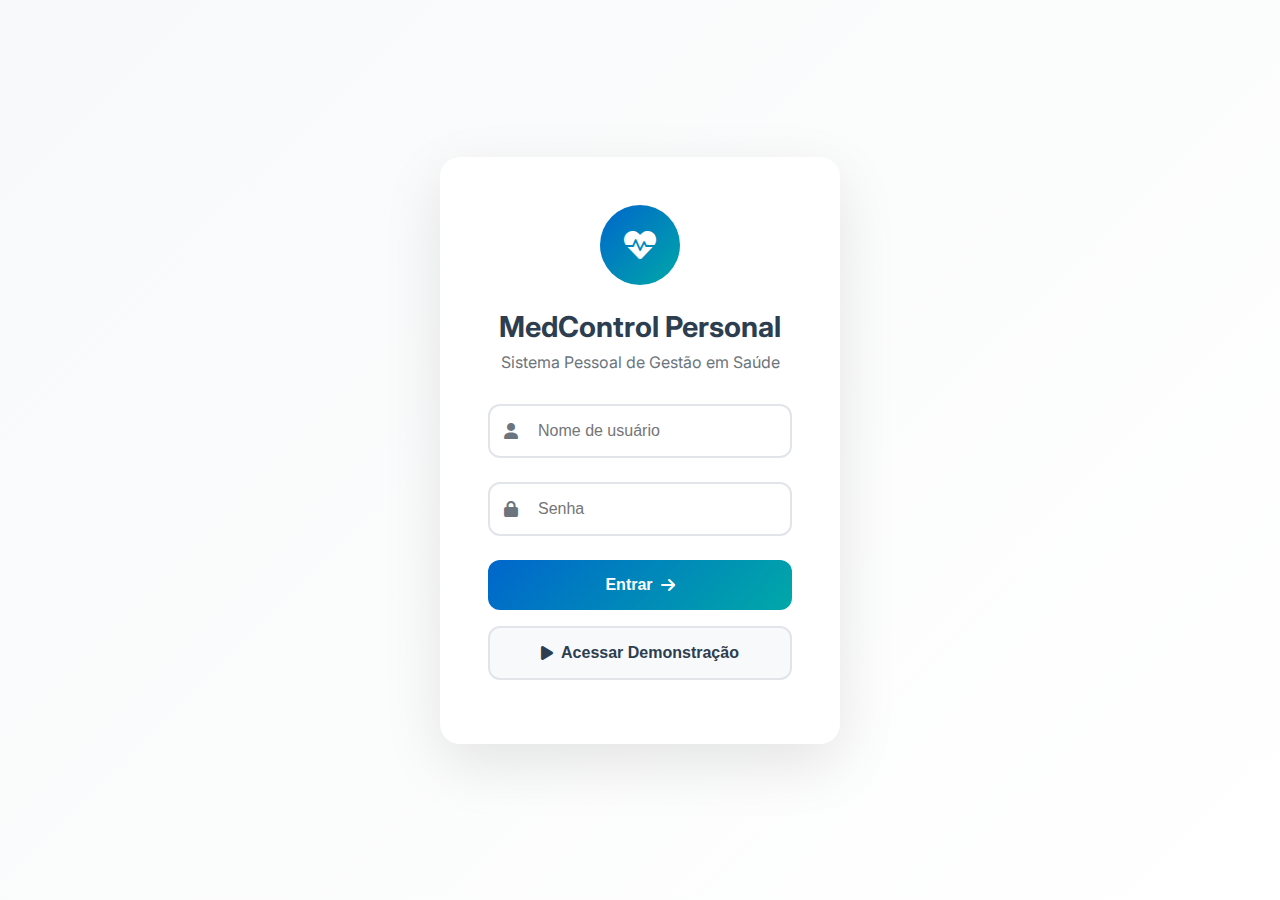
<file: index.html>
<!DOCTYPE html>
<html lang="pt-BR">
<head>
    <meta charset="UTF-8">
    <meta name="viewport" content="width=device-width, initial-scale=1.0">
    <title>MedControl Personal - Login</title>
    <link href="https://fonts.googleapis.com/css2?family=Inter:wght@400;500;600;700&display=swap" rel="stylesheet">
    <link rel="stylesheet" href="login-styles.css">
    <link href="https://cdnjs.cloudflare.com/ajax/libs/font-awesome/6.0.0/css/all.min.css" rel="stylesheet">
</head>
<body>
    <div class="login-container">
        <div class="login-card">
            <div class="login-header">
                <div class="logo">
                    <i class="fas fa-heartbeat"></i>
                </div>
                <h1>MedControl Personal</h1>
                <p>Sistema Pessoal de Gestão em Saúde</p>
            </div>
            
            <form id="login-form" class="login-form">
                <div class="form-group">
                    <div class="input-container">
                        <i class="fas fa-user input-icon"></i>
                        <input type="text" id="username" placeholder="Nome de usuário" required>
                    </div>
                </div>
                
                <div class="form-group">
                    <div class="input-container">
                        <i class="fas fa-lock input-icon"></i>
                        <input type="password" id="password" placeholder="Senha" required>
                    </div>
                </div>
                
                <button type="submit" class="login-btn">
                    <span class="btn-text">Entrar</span>
                    <i class="fas fa-arrow-right btn-icon"></i>
                </button>
                
                <button type="button" class="demo-btn" onclick="loginAsDemo()">
                    <i class="fas fa-play"></i>
                    Acessar Demonstração
                </button>
            </form>
        </div>
    </div>
    
    <script src="login-script.js"></script>
</body>
</html>
</file>
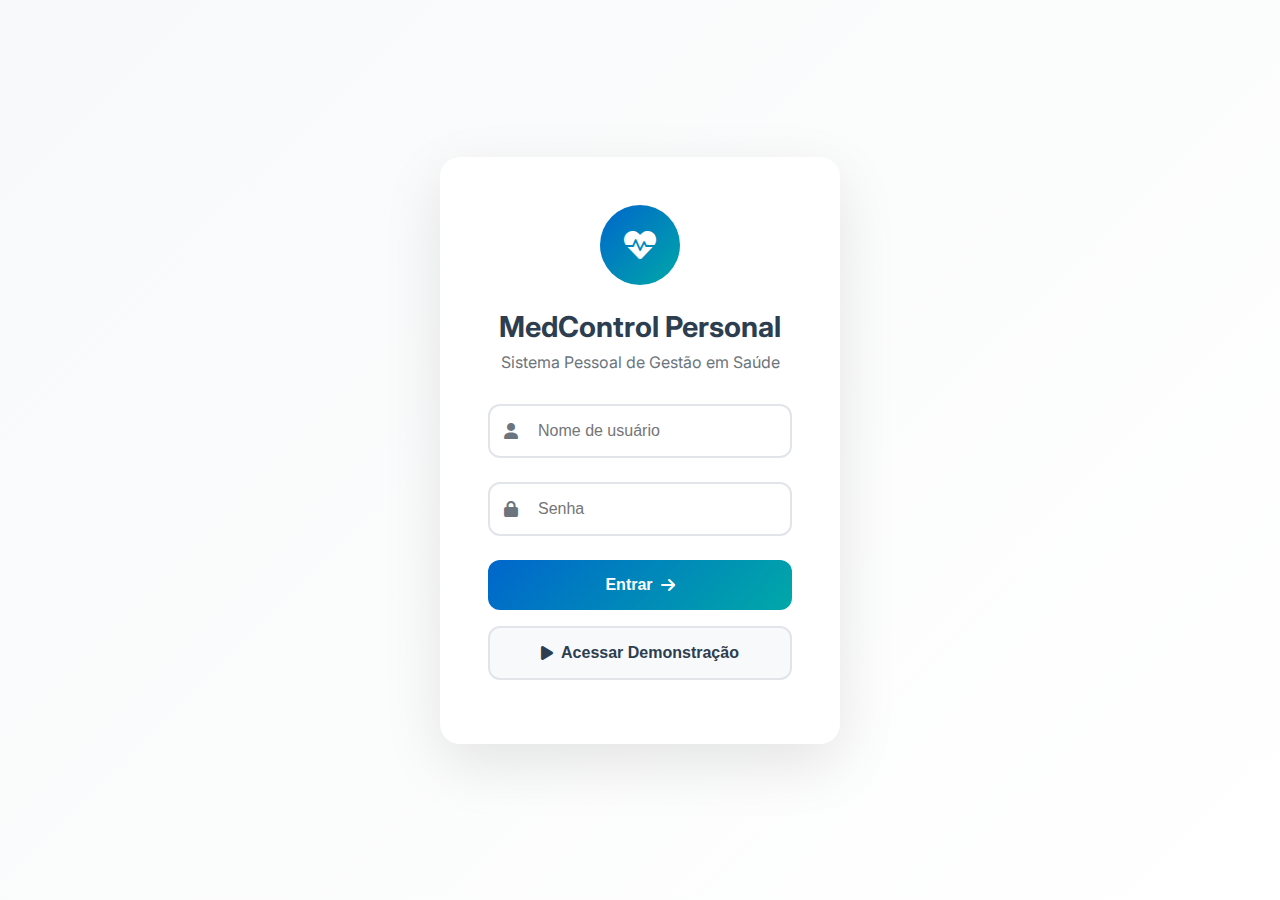
<file: dashboard.html>
<!DOCTYPE html>
<html lang="pt-BR">
<head>
    <meta charset="UTF-8">
    <meta name="viewport" content="width=device-width, initial-scale=1.0">
    <title>Dashboard - MedControl Personal</title>
    <link href="https://fonts.googleapis.com/css2?family=Inter:wght@400;500;600;700&display=swap" rel="stylesheet">
    <link rel="stylesheet" href="styles.css">
    <link href="https://cdnjs.cloudflare.com/ajax/libs/font-awesome/6.0.0/css/all.min.css" rel="stylesheet">
</head>
<body>
    <div class="container">
        <header>
            <div class="header-content">
                <div class="header-left">
                    <div class="header-logo">
                        <i class="fas fa-heartbeat"></i>
                    </div>
                    <div class="header-text">
                        <h1>MedControl Personal</h1>
                        <p>Sistema Pessoal de Gestão em Saúde</p>
                    </div>
                </div>
                <div class="header-right">
                    <div class="user-badge">
                        <div class="user-avatar">
                            <i class="fas fa-user"></i>
                        </div>
                        <span id="user-name">Minha Conta</span>
                    </div>
                    <button class="back-to-login-btn" onclick="goToLogin()">
                        <i class="fas fa-sign-out-alt"></i>
                        <span>Sair</span>
                    </button>
                </div>
            </div>
        </header>

        <div class="main-layout">
            <div class="sidebar">
                <nav class="tabs">
                    <button class="tab-button active" onclick="showTab('dashboard')">
                        <i class="fas fa-chart-line"></i>
                        <span>Dashboard</span>
                    </button>
                    <button class="tab-button" onclick="showTab('exames')">
                        <i class="fas fa-file-medical-alt"></i>
                        <span>Exames</span>
                    </button>
                    <button class="tab-button" onclick="showTab('medicamentos')">
                        <i class="fas fa-pills"></i>
                        <span>Medicamentos</span>
                    </button>
                    <button class="tab-button" onclick="showTab('vacinas')">
                        <i class="fas fa-syringe"></i>
                        <span>Vacinas</span>
                    </button>
                    <button class="tab-button" onclick="showTab('dentista')">
                        <i class="fas fa-tooth"></i>
                        <span>Dentista</span>
                    </button>
                </nav>
            </div>

            <div class="content">
                <!-- Dashboard Tab -->
                <div id="dashboard" class="tab-content active">
                    <div class="page-header">
                        <h2>Dashboard</h2>
                        <p>Visão geral da sua saúde</p>
                    </div>
                    
                    <div class="stats-grid">
                        <div class="stat-card">
                            <div class="stat-icon">
                                <i class="fas fa-file-medical-alt"></i>
                            </div>
                            <div class="stat-info">
                                <h3 id="total-exames">0</h3>
                                <p>Exames Realizados</p>
                            </div>
                        </div>
                        
                        <div class="stat-card">
                            <div class="stat-icon">
                                <i class="fas fa-pills"></i>
                            </div>
                            <div class="stat-info">
                                <h3 id="total-medicamentos">0</h3>
                                <p>Medicamentos Ativos</p>
                            </div>
                        </div>
                        
                        <div class="stat-card">
                            <div class="stat-icon">
                                <i class="fas fa-syringe"></i>
                            </div>
                            <div class="stat-info">
                                <h3 id="total-vacinas">0</h3>
                                <p>Vacinas Aplicadas</p>
                            </div>
                        </div>
                        
                        <div class="stat-card">
                            <div class="stat-icon">
                                <i class="fas fa-tooth"></i>
                            </div>
                            <div class="stat-info">
                                <h3 id="total-consultas">0</h3>
                                <p>Consultas Odontológicas</p>
                            </div>
                        </div>
                    </div>
                </div>

                <!-- Exames Tab -->
                <div id="exames" class="tab-content">
                    <div class="page-header">
                        <h2>Controle de Exames</h2>
                        <button class="btn-primary" onclick="openExamModal()">
                            <i class="fas fa-plus"></i>
                            Adicionar Exame
                        </button>
                    </div>
                    
                    <div class="table-container">
                        <table id="exames-table">
                            <thead>
                                <tr>
                                    <th>Nome do Exame</th>
                                    <th>Data</th>
                                    <th>Médico</th>
                                    <th>Status</th>
                                    <th>Ações</th>
                                </tr>
                            </thead>
                            <tbody></tbody>
                        </table>
                    </div>
                </div>

                <!-- Medicamentos Tab -->
                <div id="medicamentos" class="tab-content">
                    <div class="page-header">
                        <h2>Controle de Medicamentos</h2>
                        <button class="btn-primary" onclick="openMedicationModal()">
                            <i class="fas fa-plus"></i>
                            Adicionar Medicamento
                        </button>
                    </div>
                    
                    <div class="medications-grid" id="medications-grid">
                        <!-- Medicamentos serão carregados aqui -->
                    </div>
                </div>

                <!-- Vacinas Tab -->
                <div id="vacinas" class="tab-content">
                    <div class="page-header">
                        <h2>Controle de Vacinação</h2>
                        <button class="btn-primary" onclick="openVaccineModal()">
                            <i class="fas fa-plus"></i>
                            Adicionar Vacina
                        </button>
                    </div>
                    
                    <div class="table-container">
                        <table id="vacinas-table">
                            <thead>
                                <tr>
                                    <th>Vacina</th>
                                    <th>Data</th>
                                    <th>Dose</th>
                                    <th>Local</th>
                                    <th>Ações</th>
                                </tr>
                            </thead>
                            <tbody></tbody>
                        </table>
                    </div>
                </div>

                <!-- Dentista Tab -->
                <div id="dentista" class="tab-content">
                    <div class="page-header">
                        <h2>Controle Odontológico</h2>
                        <button class="btn-primary" onclick="openDentalModal()">
                            <i class="fas fa-plus"></i>
                            Adicionar Consulta
                        </button>
                    </div>
                    
                    <div class="table-container">
                        <table id="dental-table">
                            <thead>
                                <tr>
                                    <th>Procedimento</th>
                                    <th>Data</th>
                                    <th>Dentista</th>
                                    <th>Custo</th>
                                    <th>Ações</th>
                                </tr>
                            </thead>
                            <tbody></tbody>
                        </table>
                    </div>
                </div>
            </div>
        </div>
    </div>

    <script src="script.js"></script>
</body>
</html>
</file>
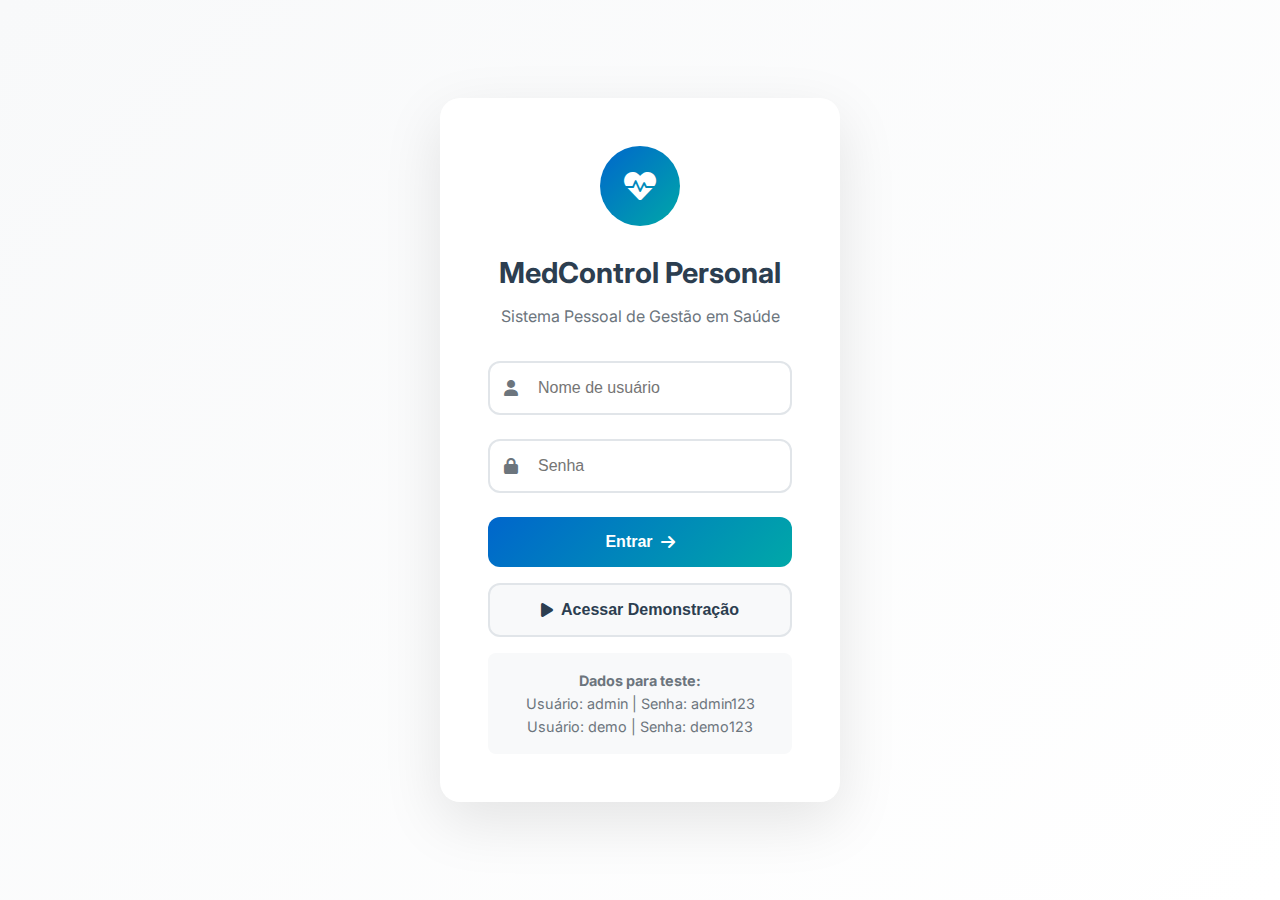
<file: sistema-completo.html>
<!DOCTYPE html>
<html lang="pt-BR">
<head>
    <meta charset="UTF-8">
    <meta name="viewport" content="width=device-width, initial-scale=1.0">
    <title>MedControl Personal - Sistema Completo</title>
    <link href="https://fonts.googleapis.com/css2?family=Inter:wght@400;500;600;700&display=swap" rel="stylesheet">
    <link href="https://cdnjs.cloudflare.com/ajax/libs/font-awesome/6.0.0/css/all.min.css" rel="stylesheet">
    <style>
        * { margin: 0; padding: 0; box-sizing: border-box; }
        :root {
            --primary-blue: #0066cc; --medical-teal: #00a8a8; --health-green: #28a745;
            --soft-gray: #f8f9fa; --light-blue: #e3f2fd; --text-dark: #2c3e50;
            --text-light: #6c757d; --white: #ffffff; --danger: #dc3545;
        }
        body { font-family: 'Inter', sans-serif; background: var(--soft-gray); color: var(--text-dark); line-height: 1.6; }
        .login-screen { height: 100vh; background: linear-gradient(135deg, var(--soft-gray) 0%, var(--white) 100%); display: flex; align-items: center; justify-content: center; }
        .login-card { background: var(--white); padding: 3rem; border-radius: 20px; box-shadow: 0 20px 60px rgba(0, 0, 0, 0.1); width: 100%; max-width: 400px; text-align: center; }
        .login-header .logo { width: 80px; height: 80px; background: linear-gradient(135deg, var(--primary-blue), var(--medical-teal)); border-radius: 50%; display: flex; align-items: center; justify-content: center; margin: 0 auto 1.5rem; }
        .login-header .logo i { font-size: 2rem; color: var(--white); }
        .login-header h1 { color: var(--text-dark); font-size: 1.8rem; font-weight: 700; margin-bottom: 0.5rem; }
        .login-header p { color: var(--text-light); font-size: 1rem; margin-bottom: 2rem; }
        .form-group { margin-bottom: 1.5rem; }
        .input-container { position: relative; display: flex; align-items: center; }
        .input-icon { position: absolute; left: 1rem; color: var(--text-light); z-index: 2; }
        input { width: 100%; padding: 1rem 1rem 1rem 3rem; border: 2px solid #e1e5e9; border-radius: 12px; font-size: 1rem; transition: all 0.3s ease; background: var(--white); }
        input:focus { outline: none; border-color: var(--primary-blue); box-shadow: 0 0 0 3px rgba(0, 102, 204, 0.1); }
        .login-btn, .demo-btn { width: 100%; padding: 1rem; border: none; border-radius: 12px; font-size: 1rem; font-weight: 600; cursor: pointer; transition: all 0.3s ease; display: flex; align-items: center; justify-content: center; gap: 0.5rem; margin-bottom: 1rem; }
        .login-btn { background: linear-gradient(135deg, var(--primary-blue), var(--medical-teal)); color: var(--white); }
        .login-btn:hover { transform: translateY(-2px); box-shadow: 0 10px 30px rgba(0, 102, 204, 0.3); }
        .demo-btn { background: var(--soft-gray); color: var(--text-dark); border: 2px solid #e1e5e9; }
        .demo-btn:hover { background: var(--light-blue); border-color: var(--primary-blue); }
        .info { margin-top: 1rem; padding: 1rem; background: var(--soft-gray); border-radius: 8px; font-size: 0.9rem; color: var(--text-light); }
        .main-system { display: none; min-height: 100vh; }
        .main-system.active { display: flex; flex-direction: column; }
        header { background: linear-gradient(135deg, var(--primary-blue), var(--medical-teal)); color: var(--white); padding: 1rem 2rem; box-shadow: 0 2px 10px rgba(0, 0, 0, 0.1); }
        .header-content { display: flex; justify-content: space-between; align-items: center; max-width: 1400px; margin: 0 auto; }
        .header-left { display: flex; align-items: center; gap: 1rem; }
        .header-logo { width: 50px; height: 50px; background: rgba(255, 255, 255, 0.2); border-radius: 50%; display: flex; align-items: center; justify-content: center; font-size: 1.5rem; }
        .header-text h1 { font-size: 1.5rem; font-weight: 700; margin-bottom: 0.2rem; }
        .header-text p { font-size: 0.9rem; opacity: 0.9; }
        .header-right { display: flex; align-items: center; gap: 1rem; }
        .user-badge { display: flex; align-items: center; gap: 0.5rem; background: rgba(255, 255, 255, 0.1); padding: 0.5rem 1rem; border-radius: 25px; }
        .user-avatar { width: 30px; height: 30px; background: rgba(255, 255, 255, 0.2); border-radius: 50%; display: flex; align-items: center; justify-content: center; font-size: 0.8rem; }
        .logout-btn { background: rgba(255, 255, 255, 0.1); border: 1px solid rgba(255, 255, 255, 0.2); color: var(--white); padding: 0.5rem 1rem; border-radius: 8px; cursor: pointer; display: flex; align-items: center; gap: 0.5rem; transition: all 0.3s ease; }
        .logout-btn:hover { background: rgba(255, 255, 255, 0.2); }
        .main-layout { display: flex; flex: 1; max-width: 1400px; margin: 0 auto; width: 100%; }
        .sidebar { width: 280px; background: var(--white); border-right: 1px solid #dee2e6; padding: 2rem 0; }
        .tabs { display: flex; flex-direction: column; gap: 0.5rem; padding: 0 1rem; }
        .tab-button { display: flex; align-items: center; gap: 1rem; padding: 1rem; background: none; border: none; border-radius: 12px; cursor: pointer; transition: all 0.3s ease; text-align: left; font-size: 0.95rem; color: var(--text-dark); }
        .tab-button:hover { background: var(--light-blue); color: var(--primary-blue); }
        .tab-button.active { background: linear-gradient(135deg, var(--primary-blue), var(--medical-teal)); color: var(--white); }
        .tab-button i { font-size: 1.2rem; width: 20px; }
        .content { flex: 1; padding: 2rem; overflow-y: auto; }
        .tab-content { display: none; }
        .tab-content.active { display: block; }
        .page-header { display: flex; justify-content: space-between; align-items: center; margin-bottom: 2rem; }
        .page-header h2 { font-size: 1.8rem; color: var(--text-dark); }
        .page-header p { color: var(--text-light); margin-top: 0.5rem; }
        .btn-primary { background: linear-gradient(135deg, var(--primary-blue), var(--medical-teal)); color: var(--white); border: none; padding: 0.75rem 1.5rem; border-radius: 8px; cursor: pointer; display: flex; align-items: center; gap: 0.5rem; font-weight: 500; transition: all 0.3s ease; }
        .btn-primary:hover { transform: translateY(-2px); box-shadow: 0 5px 15px rgba(0, 102, 204, 0.3); }
        .stats-grid { display: grid; grid-template-columns: repeat(auto-fit, minmax(250px, 1fr)); gap: 1.5rem; margin-bottom: 2rem; }
        .stat-card { background: var(--white); padding: 2rem; border-radius: 15px; box-shadow: 0 2px 10px rgba(0, 0, 0, 0.05); display: flex; align-items: center; gap: 1rem; transition: transform 0.3s ease; }
        .stat-card:hover { transform: translateY(-5px); }
        .stat-icon { width: 60px; height: 60px; border-radius: 50%; display: flex; align-items: center; justify-content: center; font-size: 1.5rem; color: var(--white); background: linear-gradient(135deg, var(--primary-blue), var(--medical-teal)); }
        .stat-info h3 { font-size: 2rem; font-weight: 700; color: var(--text-dark); margin-bottom: 0.5rem; }
        .stat-info p { color: var(--text-light); font-size: 0.9rem; }
        .welcome-message { background: var(--white); padding: 2rem; border-radius: 15px; box-shadow: 0 2px 10px rgba(0, 0, 0, 0.05); text-align: center; margin-bottom: 2rem; }
        .welcome-message h3 { color: var(--primary-blue); margin-bottom: 1rem; }
        .feature-grid { display: grid; grid-template-columns: repeat(auto-fit, minmax(300px, 1fr)); gap: 1.5rem; }
        .feature-card { background: var(--white); padding: 2rem; border-radius: 15px; box-shadow: 0 2px 10px rgba(0, 0, 0, 0.05); text-align: center; }
        .feature-card i { font-size: 3rem; color: var(--primary-blue); margin-bottom: 1rem; }
        .feature-card h4 { color: var(--text-dark); margin-bottom: 1rem; }
        .feature-card p { color: var(--text-light); font-size: 0.9rem; }
        @media (max-width: 768px) {
            .main-layout { flex-direction: column; }
            .sidebar { width: 100%; padding: 1rem 0; }
            .tabs { flex-direction: row; overflow-x: auto; padding: 0 1rem; }
            .tab-button { min-width: 120px; justify-content: center; }
            .content { padding: 1rem; }
            .stats-grid { grid-template-columns: 1fr; }
            .page-header { flex-direction: column; align-items: flex-start; gap: 1rem; }
        }
    </style>
</head>
<body>
    <div id="login-screen" class="login-screen">
        <div class="login-card">
            <div class="login-header">
                <div class="logo"><i class="fas fa-heartbeat"></i></div>
                <h1>MedControl Personal</h1>
                <p>Sistema Pessoal de Gestão em Saúde</p>
            </div>
            <form id="login-form" class="login-form">
                <div class="form-group">
                    <div class="input-container">
                        <i class="fas fa-user input-icon"></i>
                        <input type="text" id="username" placeholder="Nome de usuário" required>
                    </div>
                </div>
                <div class="form-group">
                    <div class="input-container">
                        <i class="fas fa-lock input-icon"></i>
                        <input type="password" id="password" placeholder="Senha" required>
                    </div>
                </div>
                <button type="submit" class="login-btn">
                    <span class="btn-text">Entrar</span>
                    <i class="fas fa-arrow-right btn-icon"></i>
                </button>
                <button type="button" class="demo-btn" onclick="loginAsDemo()">
                    <i class="fas fa-play"></i>
                    Acessar Demonstração
                </button>
            </form>
            <div class="info">
                <strong>Dados para teste:</strong><br>
                Usuário: admin | Senha: admin123<br>
                Usuário: demo | Senha: demo123
            </div>
        </div>
    </div>

    <div id="main-system" class="main-system">
        <header>
            <div class="header-content">
                <div class="header-left">
                    <div class="header-logo"><i class="fas fa-heartbeat"></i></div>
                    <div class="header-text">
                        <h1>MedControl Personal</h1>
                        <p>Sistema Pessoal de Gestão em Saúde</p>
                    </div>
                </div>
                <div class="header-right">
                    <div class="user-badge">
                        <div class="user-avatar"><i class="fas fa-user"></i></div>
                        <span id="user-name">Usuário</span>
                    </div>
                    <button class="logout-btn" onclick="logout()">
                        <i class="fas fa-sign-out-alt"></i>
                        <span>Sair</span>
                    </button>
                </div>
            </div>
        </header>

        <div class="main-layout">
            <div class="sidebar">
                <nav class="tabs">
                    <button class="tab-button active" onclick="showTab('dashboard')">
                        <i class="fas fa-chart-line"></i><span>Dashboard</span>
                    </button>
                    <button class="tab-button" onclick="showTab('exames')">
                        <i class="fas fa-file-medical-alt"></i><span>Exames</span>
                    </button>
                    <button class="tab-button" onclick="showTab('medicamentos')">
                        <i class="fas fa-pills"></i><span>Medicamentos</span>
                    </button>
                    <button class="tab-button" onclick="showTab('vacinas')">
                        <i class="fas fa-syringe"></i><span>Vacinas</span>
                    </button>
                    <button class="tab-button" onclick="showTab('dentista')">
                        <i class="fas fa-tooth"></i><span>Dentista</span>
                    </button>
                </nav>
            </div>

            <div class="content">
                <div id="dashboard" class="tab-content active">
                    <div class="page-header">
                        <div><h2>Dashboard</h2><p>Visão geral da sua saúde</p></div>
                    </div>
                    <div class="welcome-message">
                        <h3>🎉 Bem-vindo ao MedControl Personal!</h3>
                        <p>Seu sistema pessoal de gestão em saúde está funcionando perfeitamente!</p>
                    </div>
                    <div class="stats-grid">
                        <div class="stat-card">
                            <div class="stat-icon"><i class="fas fa-file-medical-alt"></i></div>
                            <div class="stat-info"><h3>5</h3><p>Exames Realizados</p></div>
                        </div>
                        <div class="stat-card">
                            <div class="stat-icon"><i class="fas fa-pills"></i></div>
                            <div class="stat-info"><h3>3</h3><p>Medicamentos Ativos</p></div>
                        </div>
                        <div class="stat-card">
                            <div class="stat-icon"><i class="fas fa-syringe"></i></div>
                            <div class="stat-info"><h3>12</h3><p>Vacinas Aplicadas</p></div>
                        </div>
                        <div class="stat-card">
                            <div class="stat-icon"><i class="fas fa-tooth"></i></div>
                            <div class="stat-info"><h3>8</h3><p>Consultas Odontológicas</p></div>
                        </div>
                    </div>
                    <div class="feature-grid">
                        <div class="feature-card">
                            <i class="fas fa-chart-bar"></i>
                            <h4>Relatórios Avançados</h4>
                            <p>Visualize gráficos e estatísticas da sua saúde</p>
                        </div>
                        <div class="feature-card">
                            <i class="fas fa-bell"></i>
                            <h4>Lembretes Inteligentes</h4>
                            <p>Nunca mais esqueça de tomar medicamentos</p>
                        </div>
                        <div class="feature-card">
                            <i class="fas fa-shield-alt"></i>
                            <h4>Dados Seguros</h4>
                            <p>Suas informações ficam apenas no seu dispositivo</p>
                        </div>
                    </div>
                </div>

                <div id="exames" class="tab-content">
                    <div class="page-header">
                        <div><h2>Controle de Exames</h2><p>Gerencie seus exames médicos</p></div>
                        <button class="btn-primary" onclick="alert('Funcionalidade em desenvolvimento!')">
                            <i class="fas fa-plus"></i>Adicionar Exame
                        </button>
                    </div>
                    <div class="welcome-message">
                        <h3>📋 Módulo de Exames</h3>
                        <p>Aqui você pode gerenciar todos os seus exames médicos, resultados e acompanhar o histórico completo.</p>
                    </div>
                </div>

                <div id="medicamentos" class="tab-content">
                    <div class="page-header">
                        <div><h2>Controle de Medicamentos</h2><p>Gerencie seus medicamentos e horários</p></div>
                        <button class="btn-primary" onclick="alert('Funcionalidade em desenvolvimento!')">
                            <i class="fas fa-plus"></i>Adicionar Medicamento
                        </button>
                    </div>
                    <div class="welcome-message">
                        <h3>💊 Módulo de Medicamentos</h3>
                        <p>Controle seus medicamentos, horários, dosagens e nunca mais esqueça de tomar suas medicações.</p>
                    </div>
                </div>

                <div id="vacinas" class="tab-content">
                    <div class="page-header">
                        <div><h2>Controle de Vacinação</h2><p>Acompanhe seu histórico de vacinas</p></div>
                        <button class="btn-primary" onclick="alert('Funcionalidade em desenvolvimento!')">
                            <i class="fas fa-plus"></i>Adicionar Vacina
                        </button>
                    </div>
                    <div class="welcome-message">
                        <h3>💉 Módulo de Vacinação</h3>
                        <p>Mantenha seu cartão de vacinação sempre atualizado e receba lembretes de reforços.</p>
                    </div>
                </div>

                <div id="dentista" class="tab-content">
                    <div class="page-header">
                        <div><h2>Controle Odontológico</h2><p>Gerencie suas consultas dentárias</p></div>
                        <button class="btn-primary" onclick="alert('Funcionalidade em desenvolvimento!')">
                            <i class="fas fa-plus"></i>Adicionar Consulta
                        </button>
                    </div>
                    <div class="welcome-message">
                        <h3>🦷 Módulo Odontológico</h3>
                        <p>Controle suas consultas, tratamentos e custos odontológicos de forma organizada.</p>
                    </div>
                </div>
            </div>
        </div>
    </div>

    <script>
        const users = [
            { username: 'admin', password: 'admin123', fullName: 'Administrador' },
            { username: 'demo', password: 'demo123', fullName: 'Usuário Demonstração' }
        ];
        let currentUser = null;

        document.addEventListener('DOMContentLoaded', function() {
            document.getElementById('login-form').addEventListener('submit', handleLogin);
        });

        function handleLogin(event) {
            event.preventDefault();
            const username = document.getElementById('username').value.trim();
            const password = document.getElementById('password').value;
            
            if (!username || !password) {
                showAlert('Por favor, preencha todos os campos.', 'error');
                return;
            }
            
            const user = users.find(u => u.username === username && u.password === password);
            
            if (user) {
                currentUser = user;
                showAlert('Login realizado com sucesso!', 'success');
                setTimeout(() => { showMainSystem(); }, 1000);
            } else {
                showAlert('Usuário ou senha incorretos.', 'error');
            }
        }

        function loginAsDemo() {
            const demoUser = users.find(u => u.username === 'demo');
            if (demoUser) {
                currentUser = demoUser;
                showAlert('Entrando na demonstração...', 'success');
                setTimeout(() => { showMainSystem(); }, 1000);
            }
        }

        function showMainSystem() {
            document.getElementById('login-screen').style.display = 'none';
            document.getElementById('main-system').classList.add('active');
            document.getElementById('user-name').textContent = currentUser.fullName;
        }

        function showTab(tabName) {
            document.querySelectorAll('.tab-content').forEach(tab => { tab.classList.remove('active'); });
            document.querySelectorAll('.tab-button').forEach(btn => { btn.classList.remove('active'); });
            document.getElementById(tabName).classList.add('active');
            event.target.classList.add('active');
        }

        function logout() {
            if (confirm('Tem certeza que deseja sair?')) {
                currentUser = null;
                document.getElementById('main-system').classList.remove('active');
                document.getElementById('login-screen').style.display = 'flex';
                document.getElementById('username').value = '';
                document.getElementById('password').value = '';
            }
        }

        function showAlert(message, type = 'info') {
            const existingAlert = document.querySelector('.alert');
            if (existingAlert) { existingAlert.remove(); }
            
            const alert = document.createElement('div');
            alert.className = `alert alert-${type}`;
            alert.innerHTML = `<i class="fas fa-${type === 'success' ? 'check-circle' : type === 'error' ? 'exclamation-circle' : 'info-circle'}"></i><span>${message}</span>`;
            alert.style.cssText = `position: fixed; top: 20px; right: 20px; background: ${type === 'success' ? '#28a745' : type === 'error' ? '#dc3545' : '#007bff'}; color: white; padding: 1rem 1.5rem; border-radius: 8px; box-shadow: 0 4px 12px rgba(0,0,0,0.15); z-index: 1000; display: flex; align-items: center; gap: 0.5rem; font-weight: 500; animation: slideIn 0.3s ease;`;
            document.body.appendChild(alert);
            setTimeout(() => { if (alert.parentNode) { alert.remove(); } }, 3000);
        }

        const style = document.createElement('style');
        style.textContent = `@keyframes slideIn { from { transform: translateX(100%); opacity: 0; } to { transform: translateX(0); opacity: 1; } }`;
        document.head.appendChild(style);

        console.log('MedControl Personal carregado com sucesso!');
    </script>
</body>
</html>
</file>
<file: login-styles.css>
/* Reset e configurações básicas */
* {
    margin: 0;
    padding: 0;
    box-sizing: border-box;
}

:root {
    --primary-blue: #0066cc;
    --medical-teal: #00a8a8;
    --health-green: #28a745;
    --medical-navy: #1e3a5f;
    --soft-gray: #f8f9fa;
    --light-blue: #e3f2fd;
    --text-dark: #2c3e50;
    --text-light: #6c757d;
    --white: #ffffff;
}

body {
    font-family: 'Inter', sans-serif;
    height: 100vh;
    background: linear-gradient(135deg, var(--soft-gray) 0%, var(--white) 100%);
    display: flex;
    align-items: center;
    justify-content: center;
}

.login-container {
    width: 100%;
    height: 100vh;
    display: flex;
    align-items: center;
    justify-content: center;
}

.login-card {
    background: var(--white);
    padding: 3rem;
    border-radius: 20px;
    box-shadow: 0 20px 60px rgba(0, 0, 0, 0.1);
    width: 100%;
    max-width: 400px;
    text-align: center;
}

.login-header .logo {
    width: 80px;
    height: 80px;
    background: linear-gradient(135deg, var(--primary-blue), var(--medical-teal));
    border-radius: 50%;
    display: flex;
    align-items: center;
    justify-content: center;
    margin: 0 auto 1.5rem;
}

.login-header .logo i {
    font-size: 2rem;
    color: var(--white);
}

.login-header h1 {
    color: var(--text-dark);
    font-size: 1.8rem;
    font-weight: 700;
    margin-bottom: 0.5rem;
}

.login-header p {
    color: var(--text-light);
    font-size: 1rem;
    margin-bottom: 2rem;
}

.form-group {
    margin-bottom: 1.5rem;
}

.input-container {
    position: relative;
    display: flex;
    align-items: center;
}

.input-icon {
    position: absolute;
    left: 1rem;
    color: var(--text-light);
    z-index: 2;
}

input {
    width: 100%;
    padding: 1rem 1rem 1rem 3rem;
    border: 2px solid #e1e5e9;
    border-radius: 12px;
    font-size: 1rem;
    transition: all 0.3s ease;
    background: var(--white);
}

input:focus {
    outline: none;
    border-color: var(--primary-blue);
    box-shadow: 0 0 0 3px rgba(0, 102, 204, 0.1);
}

.login-btn, .demo-btn {
    width: 100%;
    padding: 1rem;
    border: none;
    border-radius: 12px;
    font-size: 1rem;
    font-weight: 600;
    cursor: pointer;
    transition: all 0.3s ease;
    display: flex;
    align-items: center;
    justify-content: center;
    gap: 0.5rem;
    margin-bottom: 1rem;
}

.login-btn {
    background: linear-gradient(135deg, var(--primary-blue), var(--medical-teal));
    color: var(--white);
}

.login-btn:hover {
    transform: translateY(-2px);
    box-shadow: 0 10px 30px rgba(0, 102, 204, 0.3);
}

.demo-btn {
    background: var(--soft-gray);
    color: var(--text-dark);
    border: 2px solid #e1e5e9;
}

.demo-btn:hover {
    background: var(--light-blue);
    border-color: var(--primary-blue);
}

@media (max-width: 768px) {
    .login-card {
        margin: 1rem;
        padding: 2rem;
    }
}
</file>
<file: styles.css>
/* Reset e configurações básicas */
* {
    margin: 0;
    padding: 0;
    box-sizing: border-box;
}

:root {
    --primary-blue: #0066cc;
    --medical-teal: #00a8a8;
    --health-green: #28a745;
    --medical-navy: #1e3a5f;
    --soft-gray: #f8f9fa;
    --light-blue: #e3f2fd;
    --accent-orange: #ff6b35;
    --text-dark: #2c3e50;
    --text-light: #6c757d;
    --border-light: #dee2e6;
    --white: #ffffff;
    --danger: #dc3545;
    --warning: #ffc107;
    --success: #28a745;
}

body {
    font-family: 'Inter', sans-serif;
    background: var(--soft-gray);
    color: var(--text-dark);
    line-height: 1.6;
}

.container {
    min-height: 100vh;
    display: flex;
    flex-direction: column;
}

/* Header */
header {
    background: linear-gradient(135deg, var(--primary-blue), var(--medical-teal));
    color: var(--white);
    padding: 1rem 2rem;
    box-shadow: 0 2px 10px rgba(0, 0, 0, 0.1);
}

.header-content {
    display: flex;
    justify-content: space-between;
    align-items: center;
    max-width: 1400px;
    margin: 0 auto;
}

.header-left {
    display: flex;
    align-items: center;
    gap: 1rem;
}

.header-logo {
    width: 50px;
    height: 50px;
    background: rgba(255, 255, 255, 0.2);
    border-radius: 50%;
    display: flex;
    align-items: center;
    justify-content: center;
    font-size: 1.5rem;
}

.header-text h1 {
    font-size: 1.5rem;
    font-weight: 700;
    margin-bottom: 0.2rem;
}

.header-text p {
    font-size: 0.9rem;
    opacity: 0.9;
}

.header-right {
    display: flex;
    align-items: center;
    gap: 1rem;
}

.user-badge {
    display: flex;
    align-items: center;
    gap: 0.5rem;
    background: rgba(255, 255, 255, 0.1);
    padding: 0.5rem 1rem;
    border-radius: 25px;
}

.user-avatar {
    width: 30px;
    height: 30px;
    background: rgba(255, 255, 255, 0.2);
    border-radius: 50%;
    display: flex;
    align-items: center;
    justify-content: center;
    font-size: 0.8rem;
}

.back-to-login-btn {
    background: rgba(255, 255, 255, 0.1);
    border: 1px solid rgba(255, 255, 255, 0.2);
    color: var(--white);
    padding: 0.5rem 1rem;
    border-radius: 8px;
    cursor: pointer;
    display: flex;
    align-items: center;
    gap: 0.5rem;
    transition: all 0.3s ease;
}

.back-to-login-btn:hover {
    background: rgba(255, 255, 255, 0.2);
}

/* Layout principal */
.main-layout {
    display: flex;
    flex: 1;
    max-width: 1400px;
    margin: 0 auto;
    width: 100%;
}

/* Sidebar */
.sidebar {
    width: 280px;
    background: var(--white);
    border-right: 1px solid var(--border-light);
    padding: 2rem 0;
}

.tabs {
    display: flex;
    flex-direction: column;
    gap: 0.5rem;
    padding: 0 1rem;
}

.tab-button {
    display: flex;
    align-items: center;
    gap: 1rem;
    padding: 1rem;
    background: none;
    border: none;
    border-radius: 12px;
    cursor: pointer;
    transition: all 0.3s ease;
    text-align: left;
    font-size: 0.95rem;
    color: var(--text-dark);
}

.tab-button:hover {
    background: var(--light-blue);
    color: var(--primary-blue);
}

.tab-button.active {
    background: linear-gradient(135deg, var(--primary-blue), var(--medical-teal));
    color: var(--white);
}

.tab-button i {
    font-size: 1.2rem;
    width: 20px;
}

/* Conteúdo */
.content {
    flex: 1;
    padding: 2rem;
    overflow-y: auto;
}

.tab-content {
    display: none;
}

.tab-content.active {
    display: block;
}

.page-header {
    display: flex;
    justify-content: space-between;
    align-items: center;
    margin-bottom: 2rem;
}

.page-header h2 {
    font-size: 1.8rem;
    color: var(--text-dark);
}

.page-header p {
    color: var(--text-light);
    margin-top: 0.5rem;
}

/* Botões */
.btn-primary {
    background: linear-gradient(135deg, var(--primary-blue), var(--medical-teal));
    color: var(--white);
    border: none;
    padding: 0.75rem 1.5rem;
    border-radius: 8px;
    cursor: pointer;
    display: flex;
    align-items: center;
    gap: 0.5rem;
    font-weight: 500;
    transition: all 0.3s ease;
}

.btn-primary:hover {
    transform: translateY(-2px);
    box-shadow: 0 5px 15px rgba(0, 102, 204, 0.3);
}

/* Grid de estatísticas */
.stats-grid {
    display: grid;
    grid-template-columns: repeat(auto-fit, minmax(250px, 1fr));
    gap: 1.5rem;
    margin-bottom: 2rem;
}

.stat-card {
    background: var(--white);
    padding: 2rem;
    border-radius: 15px;
    box-shadow: 0 2px 10px rgba(0, 0, 0, 0.05);
    display: flex;
    align-items: center;
    gap: 1rem;
    transition: transform 0.3s ease;
}

.stat-card:hover {
    transform: translateY(-5px);
}

.stat-icon {
    width: 60px;
    height: 60px;
    border-radius: 50%;
    display: flex;
    align-items: center;
    justify-content: center;
    font-size: 1.5rem;
    color: var(--white);
    background: linear-gradient(135deg, var(--primary-blue), var(--medical-teal));
}

.stat-info h3 {
    font-size: 2rem;
    font-weight: 700;
    color: var(--text-dark);
    margin-bottom: 0.5rem;
}

.stat-info p {
    color: var(--text-light);
    font-size: 0.9rem;
}

/* Tabelas */
.table-container {
    background: var(--white);
    border-radius: 15px;
    overflow: hidden;
    box-shadow: 0 2px 10px rgba(0, 0, 0, 0.05);
}

table {
    width: 100%;
    border-collapse: collapse;
}

th, td {
    padding: 1rem;
    text-align: left;
    border-bottom: 1px solid var(--border-light);
}

th {
    background: var(--soft-gray);
    font-weight: 600;
    color: var(--text-dark);
}

tr:hover {
    background: var(--light-blue);
}

/* Grid de medicamentos */
.medications-grid {
    display: grid;
    grid-template-columns: repeat(auto-fill, minmax(300px, 1fr));
    gap: 1.5rem;
}

.medication-card {
    background: var(--white);
    border-radius: 15px;
    padding: 1.5rem;
    box-shadow: 0 2px 10px rgba(0, 0, 0, 0.05);
    border-left: 4px solid var(--health-green);
}

.medication-card h4 {
    color: var(--text-dark);
    margin-bottom: 0.5rem;
    font-size: 1.1rem;
}

.medication-card p {
    color: var(--text-light);
    font-size: 0.9rem;
    margin-bottom: 0.3rem;
}

/* Responsivo */
@media (max-width: 768px) {
    .main-layout {
        flex-direction: column;
    }
    
    .sidebar {
        width: 100%;
        padding: 1rem 0;
    }
    
    .tabs {
        flex-direction: row;
        overflow-x: auto;
        padding: 0 1rem;
    }
    
    .tab-button {
        min-width: 120px;
        justify-content: center;
    }
    
    .content {
        padding: 1rem;
    }
    
    .stats-grid {
        grid-template-columns: 1fr;
    }
    
    .page-header {
        flex-direction: column;
        align-items: flex-start;
        gap: 1rem;
    }
}
</file>
